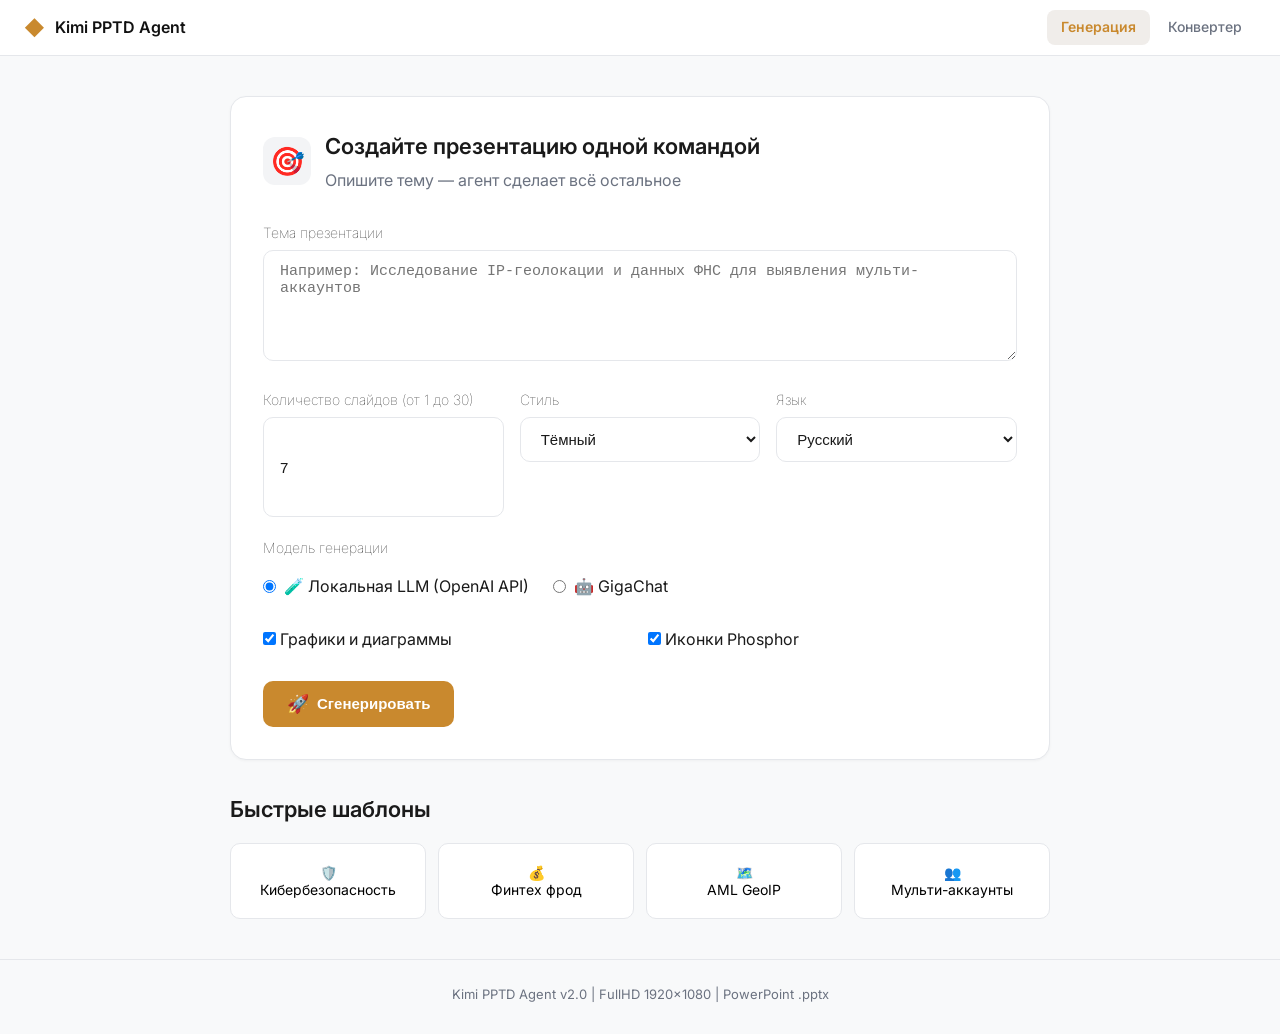
<file: templates/index.html>
<!DOCTYPE html>
<html lang="ru">
<head>
    <meta charset="UTF-8">
    <meta name="viewport" content="width=device-width, initial-scale=1.0">
    <title>{{ title }}</title>
    <link rel="stylesheet" href="/static/css/style.css">
    <link href="https://fonts.googleapis.com/css2?family=Inter:wght@300;400;500;600;700&display=swap" rel="stylesheet">
</head>
<body>
    <nav class="navbar">
        <div class="nav-brand">
            <span class="nav-logo">◆</span>
            <span class="nav-title">Kimi PPTD Agent</span>
        </div>
        <div class="nav-links">
            <a href="/" class="nav-link active">Генерация</a>
            <a href="/converter" class="nav-link">Конвертер</a>
        </div>
    </nav>
    <!--
    <section class="hero">
        <h1 class="hero-title">Создайте презентацию одной командой</h1>
        <p class="hero-subtitle">Опишите тему — агент GigaChat сгенерирует структуру, подберёт иконки и графики, а вы получите готовый PowerPoint.</p>
    </section>
    -->
    <main class="main-content">
        <div class="card">
            <div class="card-header">
                <div class="card-icon">🎯</div>
                <div>
                    <h2 class="card-title">Создайте презентацию одной командой</h2>
                    <p style="color:var(--text-muted); margin-top:4px;">Опишите тему — агент сделает всё остальное</p>
                </div>
            </div>

            <form id="generateForm">
                <div class="form-group">
                    <label class="form-label">Тема презентации</label>
                    <textarea name="topic" class="form-textarea"
                        placeholder="Например: Исследование IP-геолокации и данных ФНС для выявления мульти-аккаунтов"
                        rows="5" required></textarea>
                </div>

                <div class="form-row">
                    <div class="form-group">
                        <label class="form-label">Количество слайдов (от 1 до 30)</label>
                        <input type="number" name="slides_count" class="form-textarea" min="1" max="30" value="7" required>
                    </div>
                    <div class="form-group">
                        <label class="form-label">Стиль</label>
                        <select name="style" class="form-select">
                            <option value="dark" selected>Тёмный</option>
                            <option value="light">Светлый</option>
                            <option value="corporate">Корпоративный</option>
                            <option value="minimal">Минимализм</option>
                        </select>
                    </div>
                    <div class="form-group">
                        <label class="form-label">Язык</label>
                        <select name="language" class="form-select">
                            <option value="ru" selected>Русский</option>
                            <option value="en">English</option>
                        </select>
                    </div>
                </div>

                <div class="form-group">
                    <label class="form-label">Модель генерации</label>
                    <div style="display:flex; gap:24px; padding:8px 0;">
                        <label style="display:flex; align-items:center; gap:8px; cursor:pointer;">
                            <input type="radio" name="model_type" value="local" checked>
                            <span>🧪 Локальная LLM (OpenAI API)</span>
                        </label>
                        <label style="display:flex; align-items:center; gap:8px; cursor:pointer;">
                            <input type="radio" name="model_type" value="gigachat">
                            <span>🤖 GigaChat</span>
                        </label>
                    </div>
                </div>

                <div class="form-row">
                    <div class="form-group checkbox-group">
                        <label class="checkbox-label">
                            <input type="checkbox" name="include_charts" checked class="checkbox-input">
                            Графики и диаграммы
                        </label>
                    </div>
                    <div class="form-group checkbox-group">
                        <label class="checkbox-label">
                            <input type="checkbox" name="include_icons" checked class="checkbox-input">
                            Иконки Phosphor
                        </label>
                    </div>
                </div>

                <div style="margin-top: 8px;">
                    <button type="submit" class="btn btn-primary">
                        <span class="btn-icon">🚀</span>
                        Сгенерировать
                    </button>
                </div>
            </form>

            <div id="generationStatus" class="status-panel hidden">
                <div class="progress-bar"><div class="progress-fill" id="progressFill"></div></div>
                <p class="status-text" id="statusText" style="margin-top:12px;">Инициализация...</p>
                <div class="status-actions hidden" id="statusActions" style="margin-top:16px; display:flex; gap:12px;">
                    <a href="#" id="downloadLink" class="btn btn-accent">⬇️ Скачать .pptx</a>
                </div>
            </div>
        </div>

        <div class="templates-section">
            <h3 class="card-title" style="margin-bottom:16px;">Быстрые шаблоны</h3>
            <div class="templates-grid">
                <button class="template-card" data-topic="Анализ рынка кибербезопасности и геолокации">
                    <div class="template-icon">🛡️</div>
                    <span>Кибербезопасность</span>
                </button>
                <button class="template-card" data-topic="Исследование мошеннических схем в финтехе">
                    <div class="template-icon">💰</div>
                    <span>Финтех фрод</span>
                </button>
                <button class="template-card" data-topic="GeoIP аналитика для AML систем">
                    <div class="template-icon">🗺️</div>
                    <span>AML GeoIP</span>
                </button>
                <button class="template-card" data-topic="Мульти-аккаунты: выявление и профилактика">
                    <div class="template-icon">👥</div>
                    <span>Мульти-аккаунты</span>
                </button>
            </div>
        </div>
    </main>

    <footer class="footer">
        Kimi PPTD Agent v2.0 | FullHD 1920×1080 | PowerPoint .pptx
    </footer>

    <script src="/static/js/main.js"></script>
</body>
</html>
</file>
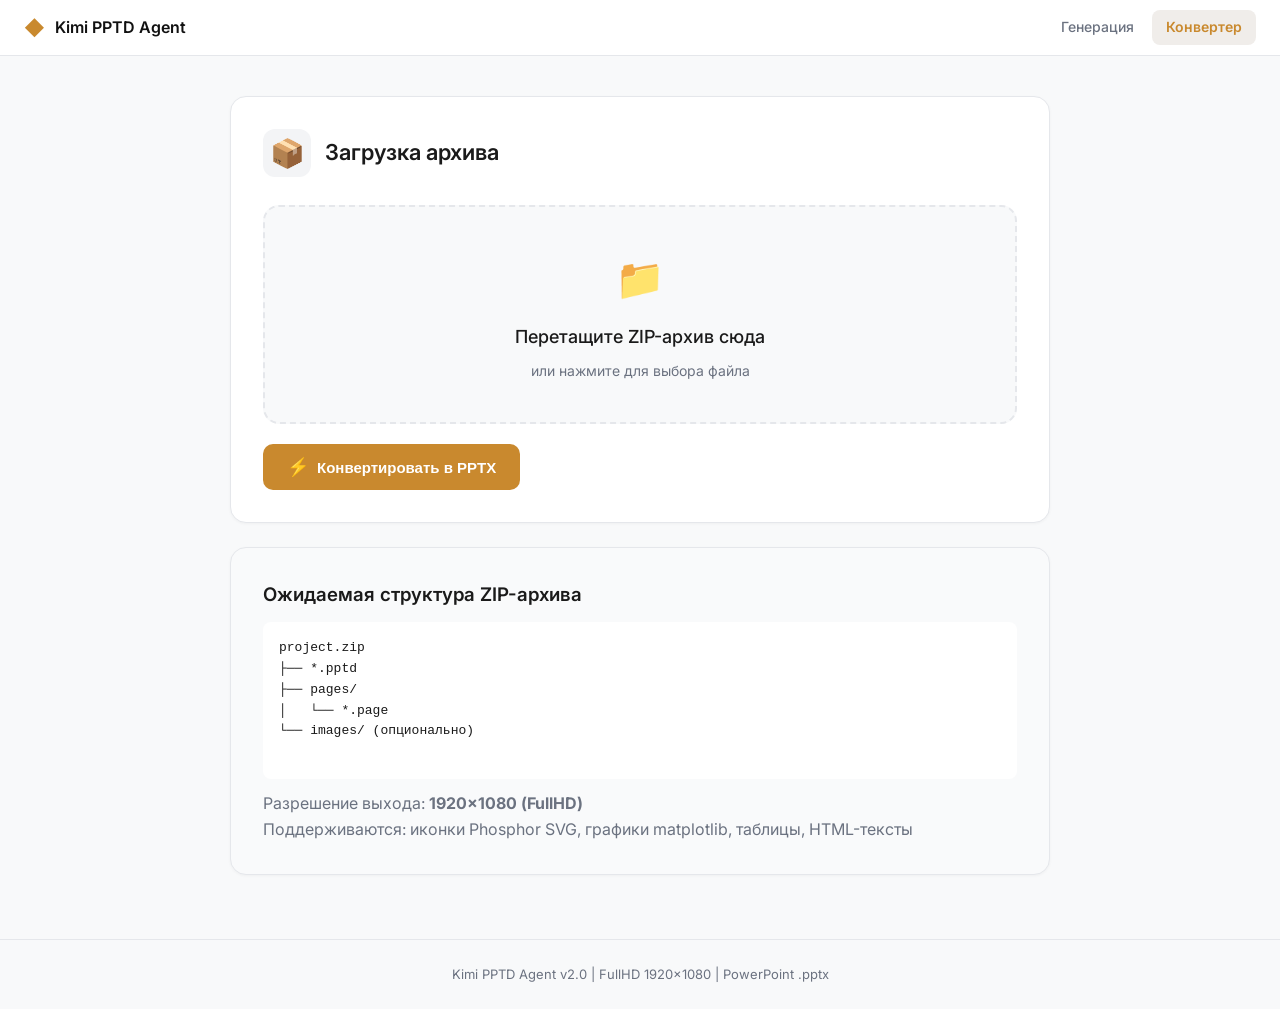
<file: templates/converter.html>
<!DOCTYPE html>
<html lang="ru">
<head>
    <meta charset="UTF-8">
    <meta name="viewport" content="width=device-width, initial-scale=1.0">
    <title>{{ title }}</title>
    <link rel="stylesheet" href="/static/css/style.css">
    <link href="https://fonts.googleapis.com/css2?family=Inter:wght@300;400;500;600;700&display=swap" rel="stylesheet">
</head>
<body>
    <nav class="navbar">
        <div class="nav-brand">
            <span class="nav-logo">◆</span>
            <span class="nav-title">Kimi PPTD Agent</span>
        </div>
        <div class="nav-links">
            <a href="/" class="nav-link">Генерация</a>
            <a href="/converter" class="nav-link active">Конвертер</a>
        </div>
    </nav>
<!--
    <section class="hero small">
        <h1 class="hero-title">Конвертер PPTD → PPTX</h1>
        <p class="hero-subtitle">Загрузите ZIP-архив с проектом Kimi и получите PowerPoint</p>
    </section>
-->
    <main class="main-content">
        <div class="card">
            <div class="card-header">
                <div class="card-icon">📦</div>
                <h2 class="card-title">Загрузка архива</h2>
            </div>

            <div id="dropZone" class="drop-zone">
                <div class="drop-icon">📁</div>
                <p class="drop-text">Перетащите ZIP-архив сюда</p>
                <p class="drop-hint">или нажмите для выбора файла</p>
                <input type="file" id="fileInput" accept=".zip" class="file-input">
            </div>

            <div id="fileInfo" class="file-info hidden">
                <div class="file-icon">📦</div>
                <div class="file-details">
                    <span class="file-name" id="fileName"></span>
                    <span class="file-size" id="fileSize"></span>
                </div>
                <button class="file-remove" id="removeFile">✕</button>
            </div>

            <div id="convertProgress" class="progress-panel hidden">
                <div class="progress-bar"><div class="progress-fill" id="convertProgressFill"></div></div>
                <p class="progress-text" id="convertProgressText" style="margin-top:8px;">0%</p>
            </div>

            <div style="margin-top:20px;">
                <button id="convertBtn" class="btn btn-primary" disabled>
                    <span class="btn-icon">⚡</span>
                    Конвертировать в PPTX
                </button>
            </div>

            <div id="convertResult" class="result-panel hidden">
                <div class="result-success">
                    <span class="result-icon">✅</span>
                    <span class="result-text">Конвертация завершена!</span>
                </div>
                <div style="display:flex; gap:12px; margin-top:12px;">
                    <a href="#" id="downloadBtn" class="btn btn-accent">
                        <span>⬇️</span> Скачать .pptx
                    </a>
                    <a href="#" id="previewBtn" class="btn btn-secondary">
                        <span>👁️</span> Предпросмотр
                    </a>
                </div>
            </div>
        </div>

        <div class="card" style="background:#F9FAFB; border:1px solid var(--border);">
            <h3 style="font-weight:600; margin-bottom:12px;">Ожидаемая структура ZIP-архива</h3>
            <pre style="background:white; padding:16px; border-radius:8px; font-size:13px;">
project.zip
├── *.pptd
├── pages/
│   └── *.page
└── images/ (опционально)
            </pre>
            <p style="color:var(--text-muted); margin-top:12px;">
                Разрешение выхода: <strong>1920×1080 (FullHD)</strong><br>
                Поддерживаются: иконки Phosphor SVG, графики matplotlib, таблицы, HTML-тексты
            </p>
        </div>
    </main>

    <footer class="footer">
        Kimi PPTD Agent v2.0 | FullHD 1920×1080 | PowerPoint .pptx
    </footer>

    <script src="/static/js/converter.js"></script>
</body>
</html>
</file>
<file: static/css/style.css>
/* ═══════════════════════════════════════════════════════════
   Kimi PPTD Agent — Light Modern UI
   ═══════════════════════════════════════════════════════════ */

:root {
    --primary: #111;
    --secondary: #6B7D7B;
    --accent: #C9892E;
    --accent-hover: #D99A3E;
    --bg-page: #F8F9FA;
    --bg-card: #FFFFFF;
    --text-dark: #1A1A1A;
    --text-light: #FFFFFF;
    --text-muted: #6B7280;
    --border: #E5E7EB;
    --shadow-sm: 0 1px 3px rgba(0,0,0,0.04);
    --shadow: 0 4px 12px rgba(0,0,0,0.05);
    --radius: 16px;
    --radius-sm: 10px;
    --transition: all 0.2s ease;
}

* { margin:0; padding:0; box-sizing:border-box; }

body {
    font-family: 'Inter', -apple-system, BlinkMacSystemFont, sans-serif;
    background: var(--bg-page);
    color: var(--text-dark);
    line-height: 1.6;
    min-height: 100vh;
    display: flex;
    flex-direction: column;
}

/* Navbar */
.navbar {
    background: var(--bg-card);
    border-bottom: 1px solid var(--border);
    padding: 0 24px;
    height: 56px;
    display: flex;
    align-items: center;
    justify-content: space-between;
    position: sticky;
    top: 0;
    z-index: 100;
}
.nav-brand { display:flex; align-items:center; gap:10px; }
.nav-logo { font-size:20px; color:var(--accent); }
.nav-title { font-size:16px; font-weight:600; color:var(--primary); }
.nav-links { display:flex; gap:4px; }
.nav-link {
    padding:6px 14px; border-radius:8px; font-size:14px; font-weight:500;
    color:var(--text-muted); text-decoration:none; transition:var(--transition);
}
.nav-link:hover { background:#F3F4F6; color:var(--primary); }
.nav-link.active { background:#F0EDEA; color:var(--accent); font-weight:600; }

/* Hero */
.hero {
    background: linear-gradient(135deg, #FAFAFA 0%, #F0F2F5 100%);
    padding: 48px 24px;
    text-align: center;
    border-bottom: 1px solid var(--border);
}
.hero-title {
    font-size:2.5rem; font-weight:700; color:var(--primary);
    margin-bottom:12px; letter-spacing:-0.5px;
}
.hero-subtitle {
    font-size:1.1rem; color:var(--text-muted); max-width:600px; margin:0 auto;
}
.hero.small { padding:32px 24px; }
.hero.small .hero-title { font-size:2rem; }

/* Main */
.main-content { max-width:860px; margin:0 auto; padding:40px 20px; width:100%; }

/* Cards */
.card {
    background: var(--bg-card);
    border-radius: var(--radius);
    padding: 32px;
    margin-bottom: 24px;
    box-shadow: var(--shadow-sm);
    border: 1px solid var(--border);
}
.card-header { display:flex; align-items:center; gap:14px; margin-bottom:28px; }
.card-icon {
    font-size:28px; width:48px; height:48px; display:flex; align-items:center;
    justify-content:center; background:#F3F4F6; border-radius:12px;
}
.card-title { font-size:22px; font-weight:600; }

/* Form */
.form-group { margin-bottom:20px; }
.form-label { display:block; font-size:14px; font-weight:40; margin-bottom:6px; color:var(--text-dark); }
.form-textarea, .form-select {
    width:100%; padding:12px 16px; border:1px solid var(--border);
    border-radius:var(--radius-sm); font-size:15px; background:var(--bg-card);
    color:var(--text-dark); transition:var(--transition);
}
.form-textarea:focus, .form-select:focus {
    outline:none; border-color:var(--accent); box-shadow:0 0 0 3px rgba(201,137,46,0.15);
}
.form-textarea { resize:vertical; min-height:100px; }
.form-row { display:grid; grid-template-columns: repeat(auto-fit, minmax(180px, 1fr)); gap:16px; }

/* Buttons */
.btn {
    display:inline-flex; align-items:center; gap:8px; padding:12px 24px;
    border:none; border-radius:var(--radius-sm); font-size:15px; font-weight:600;
    cursor:pointer; transition:var(--transition); text-decoration:none;
}
.btn-primary { background:var(--accent); color:white; }
.btn-primary:hover { background:var(--accent-hover); transform:translateY(-1px); box-shadow:0 4px 12px rgba(201,137,46,0.3); }
.btn-secondary { background:#F3F4F6; color:var(--text-dark); border:1px solid var(--border); }
.btn-secondary:hover { background:#E5E7EB; }
.btn-icon { font-size:18px; }

/* Drop zone */
.drop-zone {
    border:2px dashed var(--border); border-radius:var(--radius); padding:40px;
    text-align:center; cursor:pointer; transition:var(--transition); background:var(--bg-page);
}
.drop-zone:hover { border-color:var(--accent); background:#F0EDEA; }
.drop-zone.dragover { border-color:var(--accent); background:rgba(201,137,46,0.05); }
.drop-icon { font-size:40px; margin-bottom:12px; }
.drop-text { font-size:18px; font-weight:500; }
.drop-hint { font-size:14px; color:var(--text-muted); margin-top:8px; }
.file-input { position:absolute; inset:0; opacity:0; cursor:pointer; }

/* File info */
.file-info {
    display:flex; align-items:center; gap:16px; padding:16px;
    background:#F9FAFB; border-radius:var(--radius-sm); margin-top:16px;
    border:1px solid var(--border);
}

/* Progress */
.progress-panel { margin:20px 0; }
.progress-bar { height:8px; background:var(--border); border-radius:4px; overflow:hidden; }
.progress-fill { height:100%; background:var(--accent); border-radius:4px; width:0%; transition:width 0.3s; }

/* Status/Result */
.status-panel, .result-panel {
    margin-top:24px; padding:20px; background:#F9FAFB;
    border-radius:var(--radius-sm); border:1px solid var(--border);
}
.result-success { display:flex; align-items:center; gap:8px; margin-bottom:12px; }
.result-icon { font-size:24px; }
.result-text { font-weight:600; color:#059669; }

/* Templates */
.templates-section { margin-top:32px; }
.templates-grid { display:grid; grid-template-columns: repeat(auto-fill, minmax(160px,1fr)); gap:12px; }
.template-card {
    background:var(--bg-card); border:1px solid var(--border); border-radius:var(--radius-sm);
    padding:20px; text-align:center; cursor:pointer; transition:var(--transition);
    font-family:inherit; font-size:14px;
}
.template-card:hover { border-color:var(--accent); transform:translateY(-2px); box-shadow:var(--shadow); }

/* Footer */
.footer {
    text-align:center; padding:24px; color:var(--text-muted); font-size:13px;
    margin-top:auto; border-top:1px solid var(--border);
}

/* Utilities */
.hidden { display:none !important; }

/* Responsive */
@media (max-width: 768px) {
    .navbar { padding:0 16px; }
    .nav-links { display:none; }
    .hero-title { font-size:2rem; }
    .main-content { padding:20px; }
    .card { padding:24px; }
    .templates-grid { grid-template-columns: 1fr 1fr; }
}
</file>
